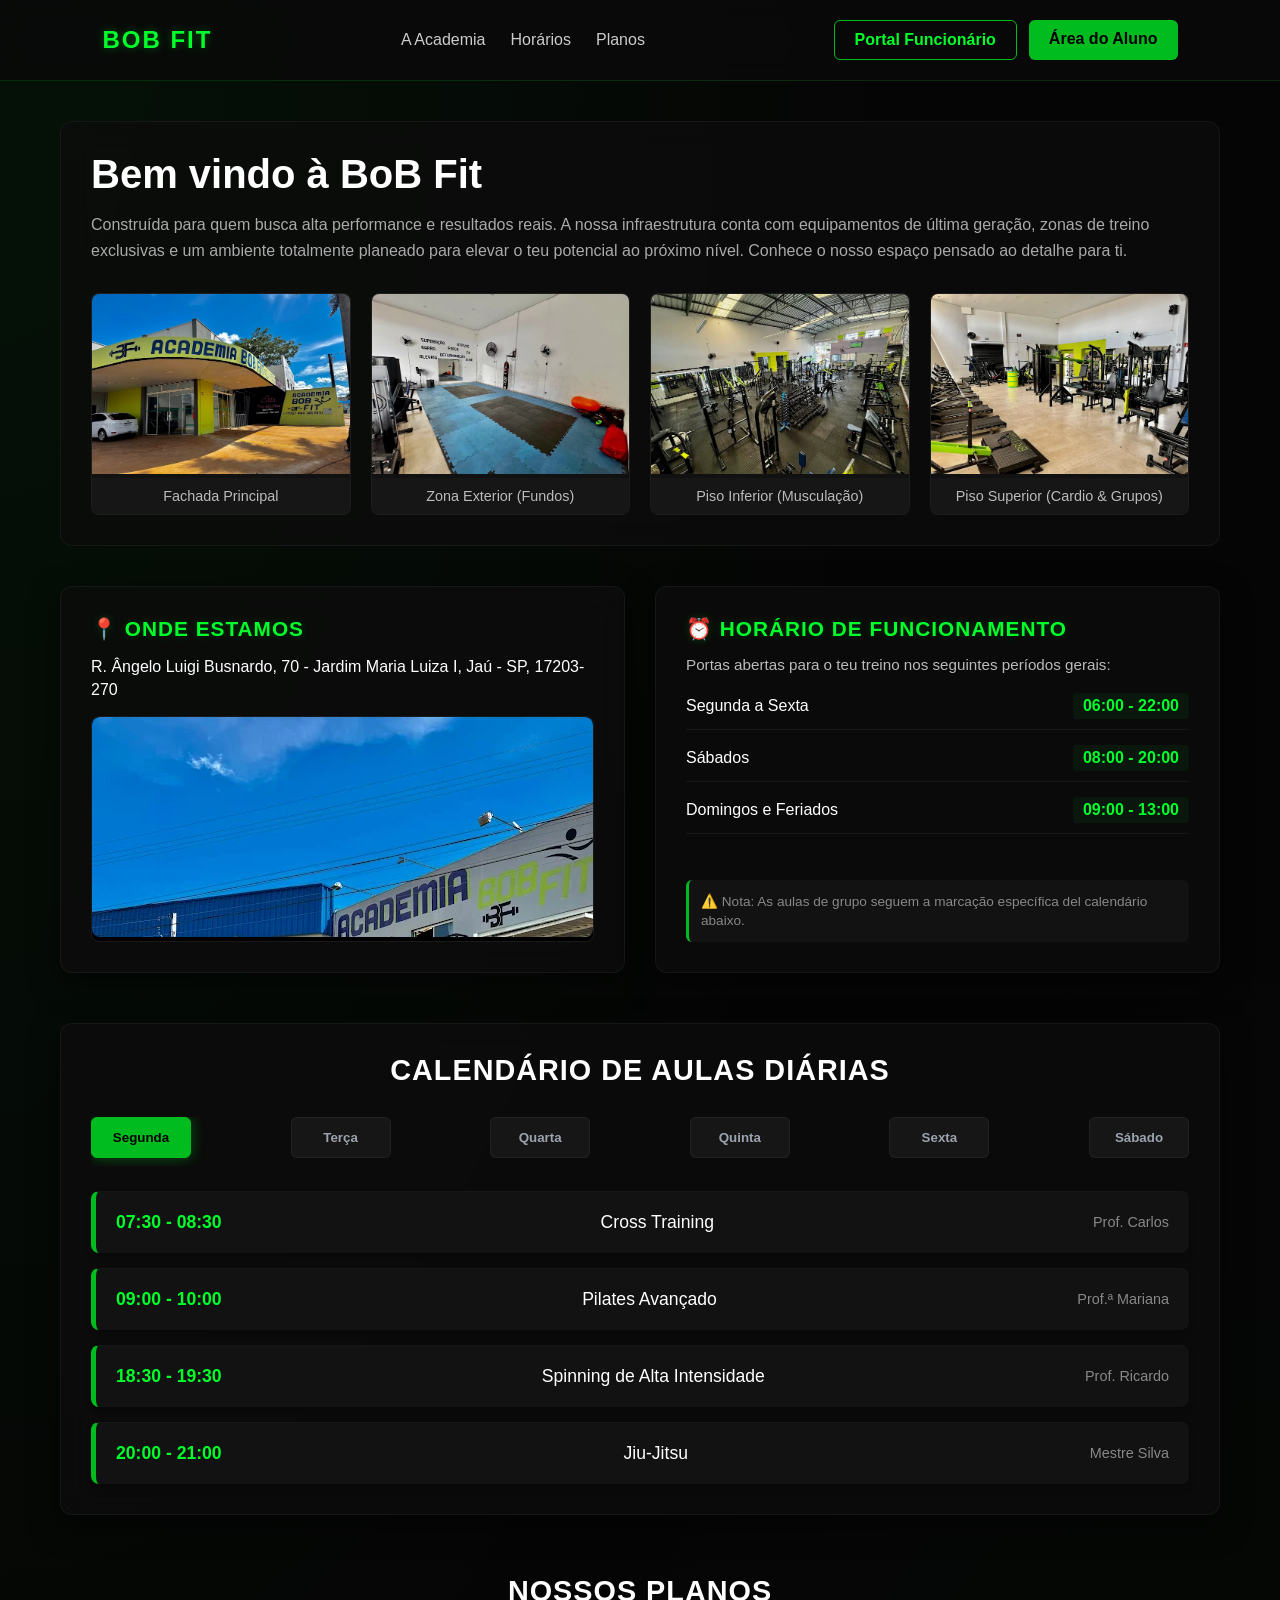
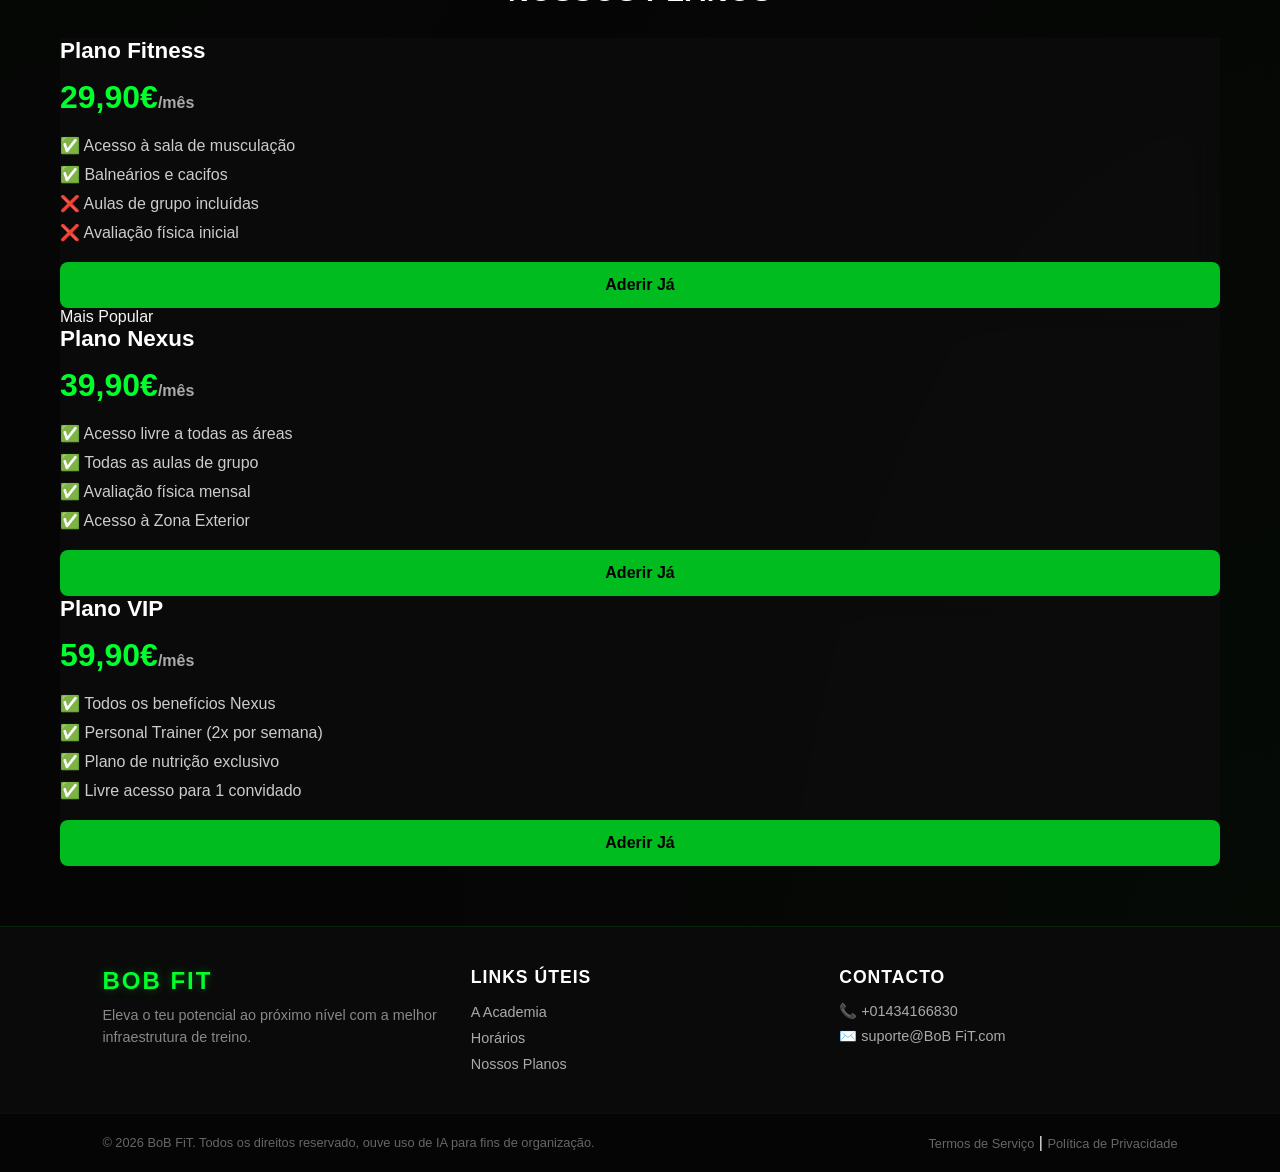
<file: index.html>
<!DOCTYPE html>
<html lang="pt-PT">
<head>
    <meta charset="UTF-8">
    <meta name="viewport" content="width=device-width, initial-scale=1.0">
    <title>BoB Fit | A Tua Academia</title>
    <link rel="stylesheet" href="style.css">
</head>
<body>

    <!-- Barra de Navegação Superior -->
    <header>
        <div class="logo">BoB Fit</div>
        <ul class="nav-links">
            <li><a href="#apresentacao">A Academia</a></li>
            <li><a href="#calendario">Horários</a></li>
            <li><a href="#planos">Planos</a></li>
        </ul>
        
        <div id="auth-area" class="auth-buttons">
            <a href="login.html" class="btn-portal btn-func">Portal Funcionário</a>
            <a href="login.html" class="btn-portal btn-aluno">Área do Aluno</a>
        </div>
    </header>

    <div class="container">

        <!-- Apresentação da Academia com 4 Imagens Estruturais -->
        <section id="apresentacao" class="intro-section">
            <div class="intro-text">
                <h1>Bem vindo à BoB Fit</h1>
                <p>Construída para quem busca alta performance e resultados reais. A nossa infraestrutura conta com equipamentos de última geração, zonas de treino exclusivas e um ambiente totalmente planeado para elevar o teu potencial ao próximo nível. Conhece o nosso espaço pensado ao detalhe para ti.</p>
            </div>

            <div class="gym-gallery-grid">
                <div class="gallery-card">
                    <img src="img/parte da frente 2.webp" alt="Fachada Principal da Academia">
                    <div class="card-caption">Fachada Principal</div>
                </div>
                <div class="gallery-card">
                    <img src="img/parte onde é feito atividades extras.webp" alt="Zona de Atividades extras">
                    <div class="card-caption">Zona Exterior (Fundos)</div>
                </div>
                <div class="gallery-card">
                    <img src="img/dentro parte de baixo.webp" alt="Piso Inferior - Sala de Musculação">
                    <div class="card-caption">Piso Inferior (Musculação)</div>
                </div>
                <div class="gallery-card">
                    <img src="img/parte de cima da parte de musculaçao.webp" alt="Piso Superior - Cardio e Aulas de Grupo">
                    <div class="card-caption">Piso Superior (Cardio & Grupos)</div>
                </div>
            </div>
        </section>
        
        <!-- SECÇÃO: LOCALIZAÇÃO E HORÁRIO DE FUNCIONAMENTO -->
        <section id="localizacao" class="info-section-gym">
            <div class="info-grid">
                
                <!-- Bloco do Mapa e Endereço -->
                <div class="info-box border-glow">
                    <h3>📍 Onde Estamos</h3>
                    <p class="address-text">R. Ângelo Luigi Busnardo, 70 - Jardim Maria Luiza I, Jaú - SP, 17203-270</p>
                    <div class="map-container">
                        <iframe 
                             src="img/fremte-bob fit.webp" 
                            width="100%" 
                            height="220" 
                            style="border:0; border-radius: 8px;" 
                            allowfullscreen="" 
                            loading="lazy" 
                            referrerpolicy="no-referrer-when-downgrade">
                        </iframe>
                    </div>
                </div>

                <!-- Bloco do Horário de Funcionamento Geral -->
                <div class="info-box border-glow">
                    <h3>⏰ Horário de Funcionamento</h3>
                    <p class="hours-sub">Portas abertas para o teu treino nos seguintes períodos gerais:</p>
                    <ul class="hours-list">
                        <li>
                            <span class="day-name-label">Segunda a Sexta</span>
                            <span class="hours-value-glow">06:00 - 22:00</span>
                        </li>
                        <li>
                            <span class="day-name-label">Sábados</span>
                            <span class="hours-value-glow">08:00 - 20:00</span>
                        </li>
                        <li>
                            <span class="day-name-label">Domingos e Feriados</span>
                            <span class="hours-value-glow">09:00 - 13:00</span>
                        </li>
                    </ul>
                                    
                    <!-- ESPAÇO DE AVISO DINÂMICO -->
                    <div class="hours-alert-box">
                        <span id="gym-announcement">🔔 Carregando avisos importantes...</span>
                    </div>
                </div>

            </div>
        </section>

        <!-- Painel de Gerenciamento Exclusivo do Funcionário (Invisível por padrão) -->
        <section id="admin-panel" class="calendar-section hidden">
            <h2>⚙️ Gerenciar Grade de Aulas (Painel do Funcionário)</h2>
            <form id="add-schedule-form" onsubmit="handleAddSchedule(event)" class="admin-form">
                <div class="form-row">
                    <div class="input-group">
                        <label for="form-day">Dia da Semana</label>
                        <select id="form-day" required>
                            <option value="segunda">Segunda</option>
                            <option value="terca">Terça</option>
                            <option value="quarta">Quarta</option>
                            <option value="quinta">Quinta</option>
                            <option value="sexta">Sexta</option>
                            <option value="sabado">Sábado</option>
                        </select>
                    </div>
                    <div class="input-group">
                        <label for="form-time">Horário</label>
                        <input type="text" id="form-time" required placeholder="Ex: 14:00 - 15:00">
                    </div>
                </div>
                <div class="form-row">
                    <div class="input-group">
                        <label for="form-activity">Aula / Atividade</label>
                        <input type="text" id="form-activity" required placeholder="Ex: Musculação Avançada">
                    </div>
                    <div class="input-group">
                        <label for="form-coach">Professor / Instrutor</label>
                        <input type="text" id="form-coach" required placeholder="Ex: Prof. Roberto">
                    </div>
                </div>
                <button type="submit" class="btn-submit">Adicionar Aula ao Calendário</button>
            </form>
        </section>
        
        <!-- Secção do Calendário Semanal/Diário -->
        <section id="calendario" class="calendar-section">
            <h2>Calendário de Aulas Diárias</h2>
            <div class="days-nav">
                <button class="day-btn active" onclick="changeDay('segunda', this)">Segunda</button>
                <button class="day-btn" onclick="changeDay('terca', this)">Terça</button>
                <button class="day-btn" onclick="changeDay('quarta', this)">Quarta</button>
                <button class="day-btn" onclick="changeDay('quinta', this)">Quinta</button>
                <button class="day-btn" onclick="changeDay('sexta', this)">Sexta</button>
                <button class="day-btn" onclick="changeDay('sabado', this)">Sábado</button>
            </div>

            <div id="schedule-container" class="schedule-list">
                <!-- Os horários serão inseridos aqui dinamicamente via JS -->
            </div>
        </section>

                       <!-- Secção de Planos de Subscrição -->
        <section id="planos" class="plans-section">
            <h2>Nossos Planos</h2>
            <div class="plans-grid">
                
                <!-- Plano Fitness -->
                <div class="plan-card">
                    <h3>Plano Fitness</h3>
                    <div style="font-size: 2rem; font-weight: bold; color: #00ff2b; margin: 15px 0;">29,90€<span style="font-size: 1rem; color: #aaa;">/mês</span></div>
                    <ul style="list-style: none; padding: 0; margin: 20px 0; text-align: left; color: #ccc; display: flex; flex-direction: column; gap: 10px;">
                        <li>✅ Acesso à sala de musculação</li>
                        <li>✅ Balneários e cacifos</li>
                        <li>❌ Aulas de grupo incluídas</li>
                        <li>❌ Avaliação física inicial</li>
                    </ul>
                    <button class="btn-submit" style="width: 100%;">Aderir Já</button>
                </div>

                <!-- Plano Nexus (Destaque) -->
                <div class="plan-card featured">
                    <span class="plan-badge">Mais Popular</span>
                    <h3>Plano Nexus</h3>
                    <div style="font-size: 2rem; font-weight: bold; color: #00ff2b; margin: 15px 0;">39,90€<span style="font-size: 1rem; color: #aaa;">/mês</span></div>
                    <ul style="list-style: none; padding: 0; margin: 20px 0; text-align: left; color: #ccc; display: flex; flex-direction: column; gap: 10px;">
                        <li>✅ Acesso livre a todas as áreas</li>
                        <li>✅ Todas as aulas de grupo</li>
                        <li>✅ Avaliação física mensal</li>
                        <li>✅ Acesso à Zona Exterior</li>
                    </ul>
                    <button class="btn-submit" style="width: 100%;">Aderir Já</button>
                </div>

                <!-- Plano VIP -->
                <div class="plan-card">
                    <h3>Plano VIP</h3>
                    <div style="font-size: 2rem; font-weight: bold; color: #00ff2b; margin: 15px 0;">59,90€<span style="font-size: 1rem; color: #aaa;">/mês</span></div>
                    <ul style="list-style: none; padding: 0; margin: 20px 0; text-align: left; color: #ccc; display: flex; flex-direction: column; gap: 10px;">
                        <li>✅ Todos os benefícios Nexus</li>
                        <li>✅ Personal Trainer (2x por semana)</li>
                        <li>✅ Plano de nutrição exclusivo</li>
                        <li>✅ Livre acesso para 1 convidado</li>
                    </ul>
                    <button class="btn-submit" style="width: 100%;">Aderir Já</button>
                </div>

            </div>
        </section>

    </div> <!-- Fim da div .container -->

    <!-- ==========================================
       RODAPÉ 1: INFORMAÇÕES INSTITUCIONAIS E REDES
       ========================================== */ -->
    <footer class="footer-main">
        <div class="footer-grid">
            <div class="footer-brand">
                <div class="logo">BoB fit</div>
                <p>Eleva o teu potencial ao próximo nível com a melhor infraestrutura de treino.</p>
            </div>
            <div class="footer-links">
                <h4>Links Úteis</h4>
                <ul>
                    <li><a href="#apresentacao">A Academia</a></li>
                    <li><a href="#calendario">Horários</a></li>
                    <li><a href="#planos">Nossos Planos</a></li>
                </ul>
            </div>
            <div class="footer-contact">
                <h4>Contacto</h4>
                <p>📞 +01434166830</p>
                <p>✉️ suporte@BoB FiT.com</p>
            </div>
        </div>
    </footer>

    <!-- ==========================================
       RODAPÉ 2: CRÉDITOS LEGAIS E DIREITOS AUTORAIS
       ========================================== */ -->
    <footer class="footer-legal">
        <p>&copy; 2026 BoB FiT. Todos os direitos reservado, ouve uso de IA para fins de organização.</p>
        <div class="legal-links">
            <a href="#">Termos de Serviço</a> | 
            <a href="#">Política de Privacidade</a>
        </div>
    </footer>

    <!-- Script do Javascript -->
    <script src="script.js"></script>
</body>
</html>
</file>
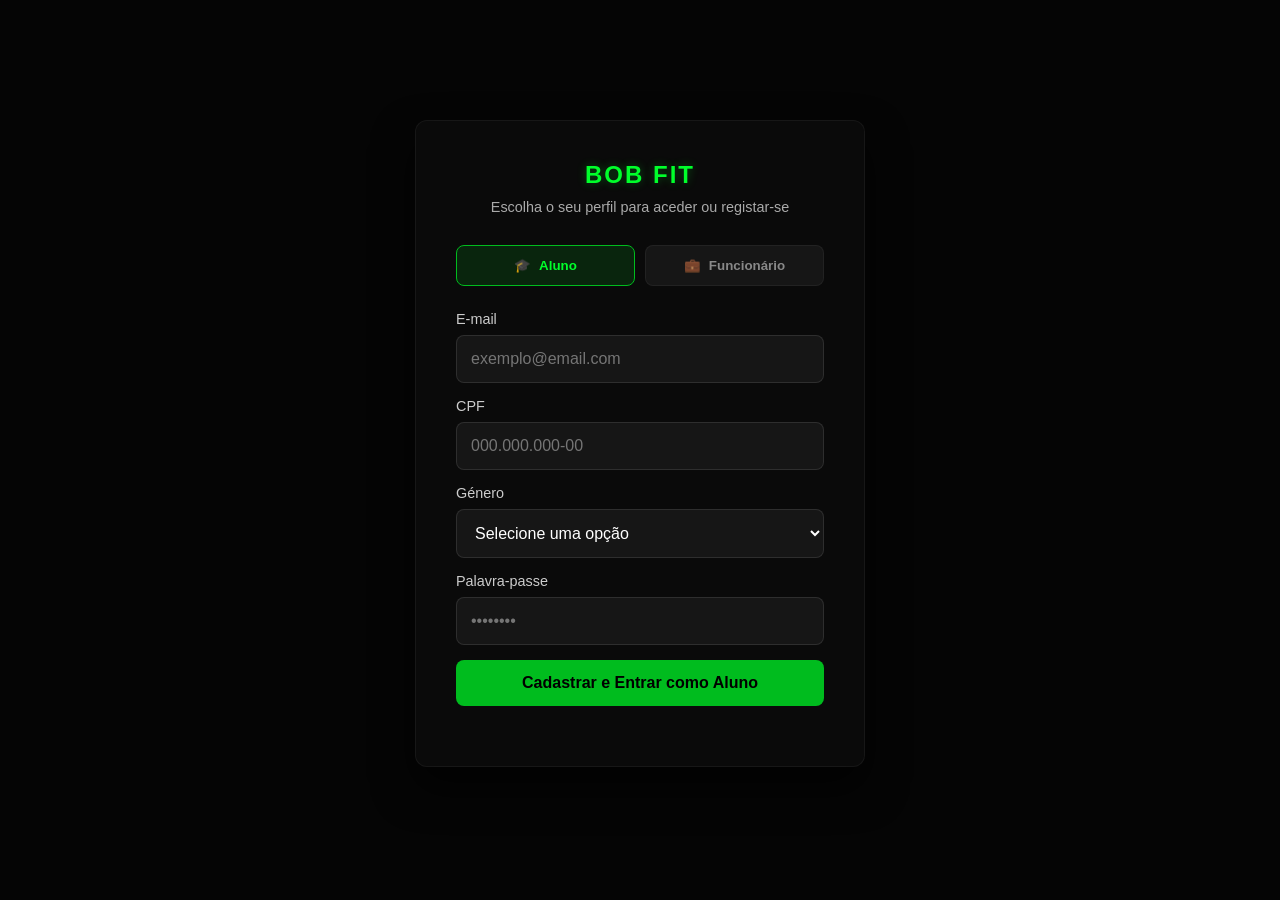
<file: login.html>
<!DOCTYPE html>
<html lang="pt-PT">
<head>
    <meta charset="UTF-8">
    <meta name="viewport" content="width=device-width, initial-scale=1.0">
    <title>BoB Fit | Login e Cadastro</title>
    <link rel="stylesheet" href="style.css">
</head>
<body class="login-page">

    <div class="login-container" style="margin: 120px auto;">
        <div class="login-header">
            <div class="logo">BoB Fit</div>
            <p>Escolha o seu perfil para aceder ou registar-se</p>
        </div>

        <!-- Seleção de Perfil (Aluno ou Funcionário) -->
        <div class="role-selector">
            <button type="button" class="role-btn active" id="btn-aluno" onclick="selectRole('aluno')">
                <span class="icon">🎓</span> Aluno
            </button>
            <button type="button" class="role-btn" id="btn-funcionario" onclick="selectRole('funcionario')">
                <span class="icon">💼</span> Funcionário
            </button>
        </div>

        <!-- Formulário de Autenticação -->
        <form id="login-form" onsubmit="handleAuth(event)">
            
            <!-- Campo de E-mail -->
            <div class="input-group">
                <label id="email-label" for="user-email">E-mail</label>
                <input type="email" id="user-email" required placeholder="exemplo@email.com">
            </div>

            <!-- Campo de CPF -->
            <div class="input-group">
                <label for="user-cpf">CPF</label>
                <input type="text" id="user-cpf" required maxlength="14" placeholder="000.000.000-00" oninput="applyCpfMask(this)">
            </div>

            <!-- Campo: Seleção de Género -->
            <div class="input-group">
                <label for="user-gender">Género</label>
                <select id="user-gender" required style="width: 100%;">
                    <option value="" disabled selected hidden>Selecione uma opção</option>
                    <option value="masculino">Masculino</option>
                    <option value="feminino">Feminino</option>
                    <option value="outros">Outros</option>
                </select>
            </div>

            <!-- Campo de Palavra-passe -->
            <div class="input-group">
                <label for="password">Palavra-passe</label>
                <input type="password" id="password" required placeholder="••••••••">
            </div>

            <!-- Botão de submissão -->
            <button type="submit" class="btn-submit" id="btn-submit-text">Cadastrar e Entrar como Aluno</button>
        </form>

        <!-- Mensagem de feedback de sucesso -->
        <div id="feedback-message" class="feedback hidden"></div>
    </div>

    <script src="script.js"></script>
</body>
</html>
</file>
<file: style.css>
/* ==========================================
   ESTILOS GLOBAIS E FUNDO PADRÃO DA PRINCIPAL (HOME)
   ========================================== */
   * {
    margin: 0;
    padding: 0;
    box-sizing: border-box;
    font-family: 'Segoe UI', Tahoma, Geneva, Verdana, sans-serif;
}

body {
    background-color: #050505;
    background-image: 
        radial-gradient(at 0% 0%, rgba(0, 255, 43, 0.05) 0px, transparent 50%),
        radial-gradient(at 100% 100%, rgba(0, 188, 30, 0.03) 0px, transparent 50%);
    color: #f3f4f6;
    min-height: 100vh;
    overflow-x: hidden;
}

/* ==========================================
   FUNDO EXCLUSIVO DA TELA DE LOGIN
   ========================================== */
body.login-page {
    background-color: #050505;
    background-image: 
        linear-gradient(rgba(5, 5, 5, 0.85), rgba(5, 5, 5, 0.85)), 
        url('https://unsplash.com');
    background-size: cover;
    background-position: center;
    background-attachment: fixed;
    background-repeat: no-repeat;
}

.login-container, .calendar-section, .plan-card, .intro-section {
    background: rgba(13, 13, 13, 0.75) !important;
    backdrop-filter: blur(15px);
    -webkit-backdrop-filter: blur(15px);
}

.hidden {
    display: none !important;
}

/* ==========================================
   NAVEGAÇÃO (HEADER)
   ========================================== */
header {
    display: flex;
    justify-content: space-between;
    align-items: center;
    padding: 20px 8%;
    background: rgba(10, 10, 10, 0.85);
    backdrop-filter: blur(12px);
    position: sticky;
    top: 0;
    z-index: 1000;
    border-bottom: 1px solid rgba(0, 255, 43, 0.15);
}

.logo {
    font-size: 24px;
    font-weight: 900;
    color: #00ff2b;
    text-transform: uppercase;
    letter-spacing: 2px;
    text-shadow: 0 0 10px rgba(0, 255, 43, 0.3);
}

.nav-links {
    list-style: none;
    display: flex;
    gap: 25px;
}

.nav-links a {
    color: #cccccc;
    text-decoration: none;
    font-weight: 500;
    transition: color 0.3s;
}

.nav-links a:hover {
    color: #00ff2b;
}

.auth-buttons {
    display: flex;
    gap: 12px;
}

.btn-portal {
    display: inline-block;
    padding: 10px 20px;
    border: none;
    border-radius: 6px;
    cursor: pointer;
    font-weight: bold;
    text-decoration: none;
    transition: all 0.3s ease;
}

.btn-aluno {
    background-color: #00bc1e;
    color: #000;
}

.btn-func {
    background-color: transparent;
    color: #00ff2b;
    border: 1px solid #00bc1e;
}

.btn-portal:hover {
    transform: translateY(-2px);
    box-shadow: 0 4px 12px rgba(0, 255, 43, 0.2);
    filter: brightness(1.2);
}

/* ==========================================
   CONTEÚDO PRINCIPAL
   ========================================== */
.container {
    max-width: 1200px;
    margin: 40px auto;
    padding: 0 20px;
}

h2 {
    text-align: center;
    margin-bottom: 30px;
    font-size: 1.8rem;
    color: #fff;
    text-transform: uppercase;
    letter-spacing: 1px;
}

/* ==========================================
   SECÇÃO DE INTRODUÇÃO E GALERIA
   ========================================== */
.intro-section {
    padding: 30px;
    border-radius: 12px;
    border: 1px solid rgba(255, 255, 255, 0.05);
    margin-bottom: 40px;
}

.intro-text h1 {
    font-size: 2.5rem;
    color: #fff;
    margin-bottom: 15px;
}

.intro-text p {
    color: #aaa;
    line-height: 1.6;
    margin-bottom: 30px;
}

.gym-gallery-grid {
    display: grid;
    grid-template-columns: repeat(auto-fit, minmax(220px, 1fr));
    gap: 20px;
}

.gallery-card {
    background: #111;
    border-radius: 8px;
    overflow: hidden;
    border: 1px solid rgba(255, 255, 255, 0.05);
    transition: transform 0.3s ease;
}

.gallery-card:hover {
    transform: scale(1.03);
}

.gallery-card img {
    width: 100%;
    height: 180px;
    object-fit: cover;
}

.card-caption {
    padding: 10px;
    text-align: center;
    font-size: 0.9rem;
    color: #bbb;
    background: #161616;
}

/* ==========================================
   SECÇÃO DE LOCALIZAÇÃO E HORÁRIOS (HOME)
   ========================================== */
.info-section-gym {
    margin-bottom: 50px;
}

.info-grid {
    display: grid;
    grid-template-columns: repeat(auto-fit, minmax(320px, 1fr));
    gap: 30px;
}

.info-box {
    background: rgba(13, 13, 13, 0.75) !important;
    backdrop-filter: blur(15px);
    -webkit-backdrop-filter: blur(15px);
    border-radius: 12px;
    padding: 30px;
    border: 1px solid rgba(255, 255, 255, 0.05);
    display: flex;
    flex-direction: column;
    box-shadow: 0 10px 30px rgba(0, 0, 0, 0.5);
    transition: all 0.3s ease;
}

.info-box.border-glow:hover {
    border-color: #00ff2b;
    box-shadow: 0 5px 20px rgba(0, 255, 43, 0.15);
    transform: translateY(-2px);
}

.info-box h3 {
    font-size: 1.3rem;
    color: #00ff2b;
    text-transform: uppercase;
    letter-spacing: 1px;
    margin-bottom: 15px;
    text-shadow: 0 0 10px rgba(0, 255, 43, 0.2);
}

.address-text {
    color: #fff;
    font-size: 1rem;
    margin-bottom: 15px;
    line-height: 1.4;
}

.map-container {
    border: 1px solid rgba(255, 255, 255, 0.1);
    border-radius: 8px;
    overflow: hidden;
    background: #000;
}

.hours-sub {
    color: #bbb;
    font-size: 0.95rem;
    margin-bottom: 20px;
}

.hours-list {
    list-style: none;
    display: flex;
    flex-direction: column;
    gap: 15px;
    flex-grow: 1;
}

.hours-list li {
    display: flex;
    justify-content: space-between;
    align-items: center;
    padding-bottom: 10px;
    border-bottom: 1px solid rgba(255, 255, 255, 0.05);
}

.day-name-label {
    color: #fff;
    font-weight: 500;
}

.hours-value-glow {
    color: #00ff2b;
    font-weight: bold;
    background: rgba(0, 255, 43, 0.05);
    padding: 4px 10px;
    border-radius: 4px;
}

.hours-alert-box {
    margin-top: 20px;
    background: rgba(255, 255, 255, 0.03);
    padding: 12px;
    border-radius: 6px;
    border-left: 3px solid #00bc1e;
}

.hours-alert-box span {
    font-size: 0.85rem;
    color: #888;
    line-height: 1.4;
}

/* ==========================================
   CALENDÁRIO INTERATIVO E PAINEL ADM
   ========================================== */
.calendar-section {
    border-radius: 12px;
    padding: 30px;
    border: 1px solid rgba(255, 255, 255, 0.05);
    margin-bottom: 60px;
    box-shadow: 0 10px 30px rgba(0,0,0,0.5);
}

.days-nav {
    display: flex;
    justify-content: space-between;
    margin-bottom: 25px;
    overflow-x: auto;
    gap: 10px;
    padding-bottom: 8px;
}

.day-btn {
    background: #161616;
    border: 1px solid rgba(255,255,255,0.05);
    color: #9ca3af;
    padding: 12px 20px;
    border-radius: 6px;
    cursor: pointer;
    min-width: 100px;
    text-align: center;
    transition: all 0.3s;
    font-weight: 600;
}

.day-btn.active, .day-btn:hover {
    background: #00bc1e;
    color: #000;
    border-color: #00bc1e;
    box-shadow: 0 0 15px rgba(0, 255, 43, 0.3);
}

.schedule-list {
    display: flex;
    flex-direction: column;
    gap: 15px;
}

.schedule-item {
    display: flex;
    justify-content: space-between;
    align-items: center;
    background: #121212;
    padding: 20px;
    border-radius: 8px;
    border-left: 5px solid #00bc1e;
    border-top: 1px solid rgba(255,255,255,0.02);
    box-shadow: 0 4px 6px rgba(0,0,0,0.2);
}

.time {
    font-size: 1.1rem;
    font-weight: bold;
    color: #00ff2b;
}

.activity {
    font-size: 1.1rem;
    font-weight: 500;
    color: #fff;
}

.coach {
    font-size: 0.9rem;
    color: #888;
}

.btn-delete {
    background: transparent;
    border: 1px solid #ef4444;
    color: #ef4444;
    padding: 6px 12px;
    border-radius: 4px;
    cursor: pointer;
    font-weight: bold;
    transition: all 0.2s;
}

.btn-delete:hover {
    background: #ef4444;
    color: white;
}

/* Formulário do Funcionário e Geral */
.admin-form, #login-form {
    display: flex;
    flex-direction: column;
    gap: 15px;
    margin-bottom: 20px;
}

.form-row {
    display: flex;
    gap: 20px;
    flex-wrap: wrap;
}

.form-row .input-group, .input-group {
    display: flex;
    flex-direction: column;
    gap: 8px;
    flex: 1;
    min-width: 200px;
}

.input-group label {
    font-size: 0.9rem;
    color: #ccc;
}

input, select {
    padding: 14px;
    background: #161616;
    border: 1px solid rgba(255, 255, 255, 0.1);
    border-radius: 8px;
    color: white;
    font-size: 1rem;
    width: 100%;
}

input:focus, select:focus {
    outline: none;
    border-color: #00ff2b;
}

.btn-submit {
    padding: 14px;
    background: #00bc1e;
    color: #000;
    border: none;
    border-radius: 8px;
    cursor: pointer;
    font-weight: bold;
    font-size: 1rem;
    transition: all 0.3s ease;
}

.btn-submit:hover {
    background: #00ff2b;
    box-shadow: 0 0 15px rgba(0, 255, 43, 0.4);
}

/* ==========================================
   TELA DE LOGIN ESPECÍFICOS
   ========================================== */
.login-container {
    max-width: 450px;
    border-radius: 12px;
    padding: 40px;
    border: 1px solid rgba(255, 255, 255, 0.05);
    box-shadow: 0 20px 40px rgba(0,0,0,0.7);
}

.login-header {
    text-align: center;
    margin-bottom: 30px;
}

.login-header p {
    color: #aaa;
    font-size: 0.9rem;
    margin-top: 10px;
}

.role-selector {
    display: flex;
    gap: 10px;
    margin-bottom: 25px;
}

.role-btn {
    flex: 1;
    padding: 12px;
    background: #161616;
    border: 1px solid rgba(255,255,255,0.05);
    color: #888;
    border-radius: 8px;
    cursor: pointer;
    font-weight: bold;
    display: flex;
    align-items: center;
    justify-content: center;
    gap: 8px;
    transition: all 0.3s;
}

.role-btn.active {
    background: rgba(0, 188, 30, 0.15);
    color: #00ff2b;
    border-color: #00bc1e;
}

.feedback {
    margin-top: 15px;
    padding: 12px;
    border-radius: 6px;
    text-align: center;
}
.plans-section {
    margin-bottom: 60px;
}

.plan-card h3 {
    font-size: 1.4rem;
    color: #fff;
    margin-bottom: 10px;
}
/* ==========================================
   RODAPÉS ACUMULADOS (FOOTERS)
   ========================================== */
   .footer-main {
    background: #0a0a0a;
    border-top: 1px solid rgba(0, 255, 43, 0.1);
    padding: 40px 8%;
    margin-top: 40px;
}

.footer-grid {
    display: grid;
    grid-template-columns: repeat(auto-fit, minmax(200px, 1fr));
    gap: 30px;
    max-width: 1200px;
    margin: 0 auto;
}

.footer-brand p {
    color: #888;
    margin-top: 10px;
    font-size: 0.9rem;
    line-height: 1.5;
}

.footer-grid h4 {
    color: #fff;
    margin-bottom: 15px;
    font-size: 1.1rem;
    text-transform: uppercase;
    letter-spacing: 1px;
}

.footer-links ul {
    list-style: none;
    display: flex;
    flex-direction: column;
    gap: 8px;
}

.footer-links a {
    color: #aaa;
    text-decoration: none;
    font-size: 0.9rem;
    transition: color 0.3s;
}

.footer-links a:hover {
    color: #00ff2b;
}

.footer-contact p {
    color: #aaa;
    font-size: 0.9rem;
    margin-bottom: 8px;
}

/* Segundo Rodapé (Legal) */
.footer-legal {
    background: #050505;
    border-top: 1px solid rgba(255, 255, 255, 0.03);
    padding: 20px 8%;
    text-align: center;
    display: flex;
    flex-wrap: wrap;
    justify-content: space-between;
    align-items: center;
    gap: 15px;
    max-width: 100%;
}

.footer-legal p {
    color: #666;
    font-size: 0.8rem;
}

.legal-links a {
    color: #666;
    text-decoration: none;
    font-size: 0.8rem;
    transition: color 0.3s;
}

.legal-links a:hover {
    color: #00ff2b;
}

/* Ajuste Responsivo para o Rodapé Legal */
@media (max-width: 600px) {
    .footer-legal {
        flex-direction: column;
        text-align: center;
    }
}
/* ==========================================
   CORREÇÕES DE AJUSTE E FIXAÇÃO PARA CELULAR
   ========================================== */

/* 1. Trava e fixa o corpo do site para eliminar qualquer folga ou balanço lateral */
html, body {
    max-width: 100% !important;
    overflow-x: hidden !important;
    position: relative;
}

/* 2. Corrige o desalinhamento e quebra do menu "A Academia" em telas pequenas */
@media (max-width: 768px) {
    /* Transforma o menu em uma linha rolável sutil ou compacta para não quebrar texto */
    .nav-links {
        gap: 15px !important;
        flex-wrap: nowrap !important;
        overflow-x: auto;
        padding-bottom: 4px;
        max-width: 60%;
        justify-content: flex-end;
    }

    .nav-links li {
        white-space: nowrap !important; /* Impede estritamente que "A Academia" quebre em duas linhas */
    }

    .nav-links a {
        font-size: 0.9rem !important; /* Diminui levemente a fonte para caber melhor em ecrãs pequenos */
    }

    /* Ajusta o cabeçalho para distribuir melhor o espaço reduzido do telemóvel */
    header {
        padding: 15px 4% !important;
        gap: 10px;
    }

    .logo {
        font-size: 20px !important;
    }

    .auth-buttons {
        gap: 6px !important;
    }

    .btn-portal {
        padding: 8px 12px !important;
        font-size: 0.8rem !important;
    }

    /* Ajusta as grades de conteúdo para que nenhum elemento force a barra lateral */
    .gym-gallery-grid, .info-grid, .plans-grid, .shop-grid {
        grid-template-columns: 1fr !important; /* Força tudo a ficar em uma coluna perfeita no celular */
        width: 100% !important;
    }

    .container {
        padding: 0 15px !important;
        margin: 20px auto !important;
    }
    
    .intro-section {
        padding: 25px 15px !important;
    }
}
</file>
